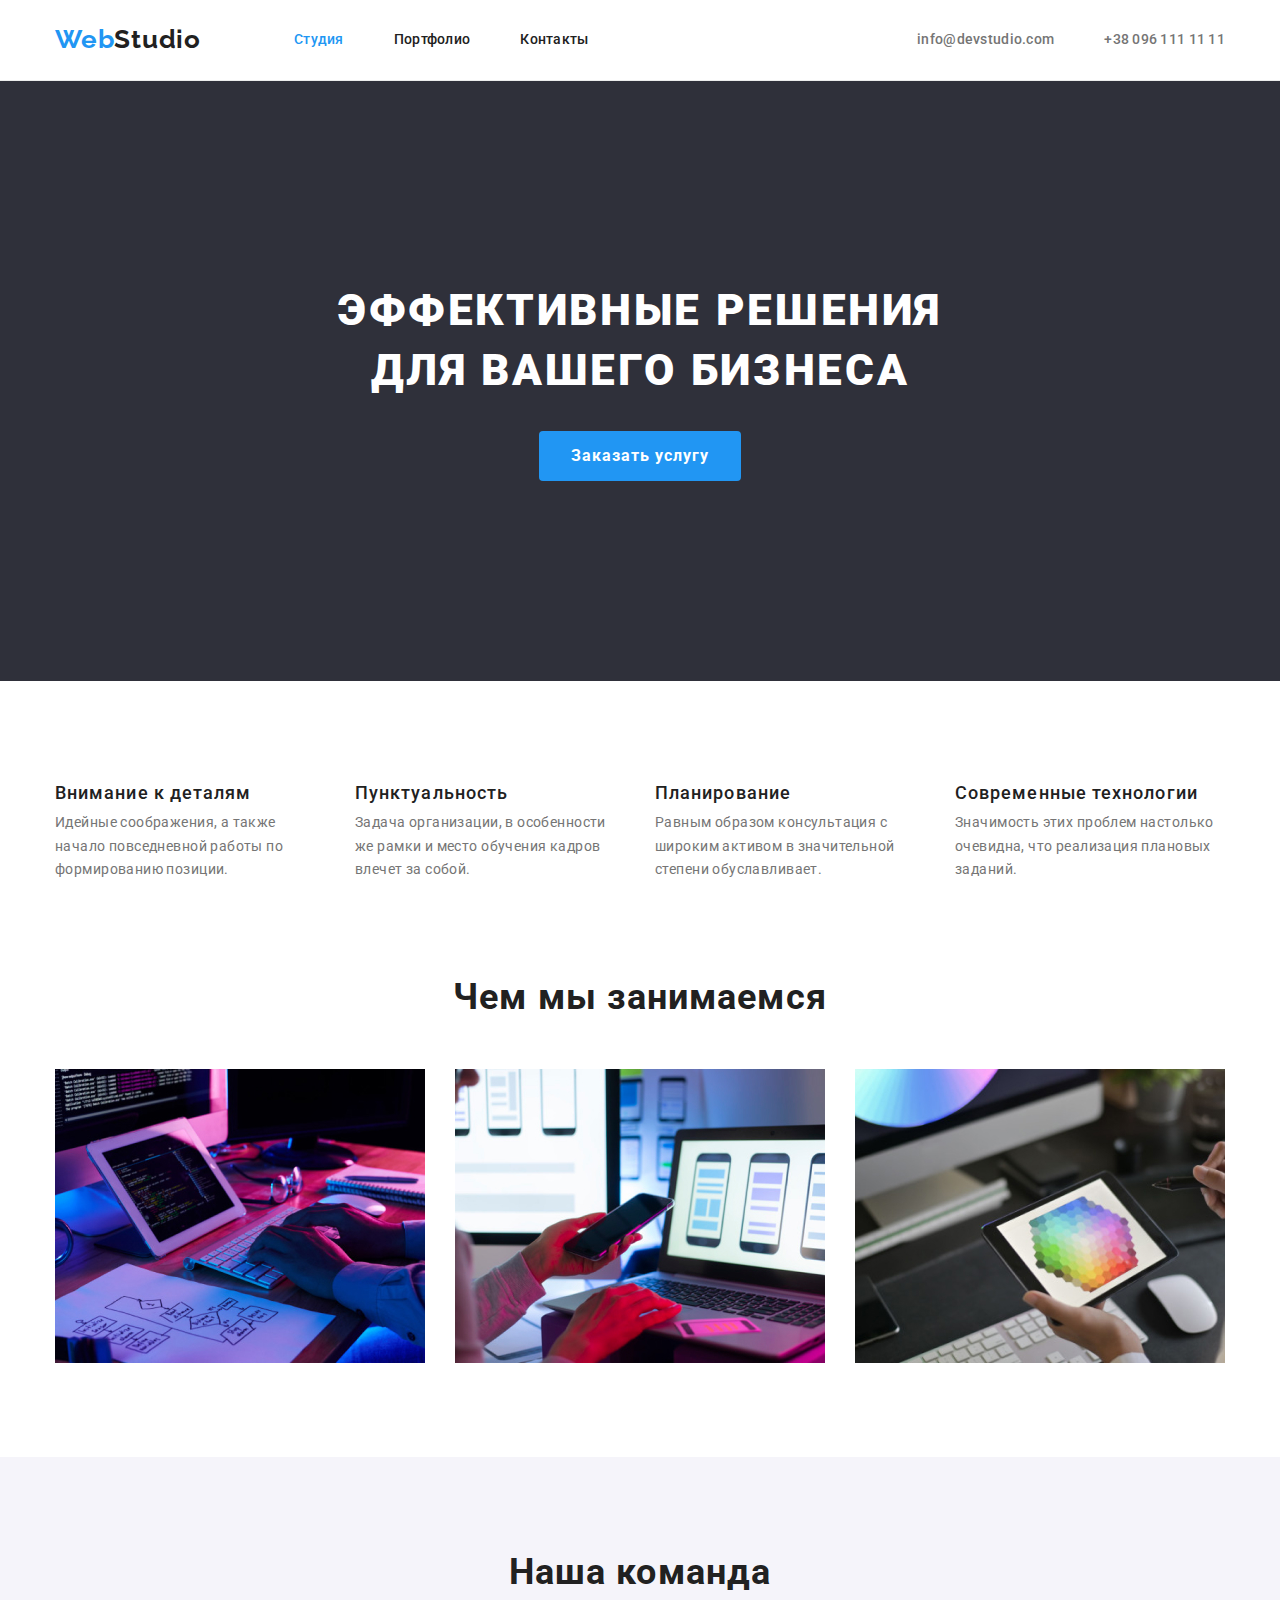
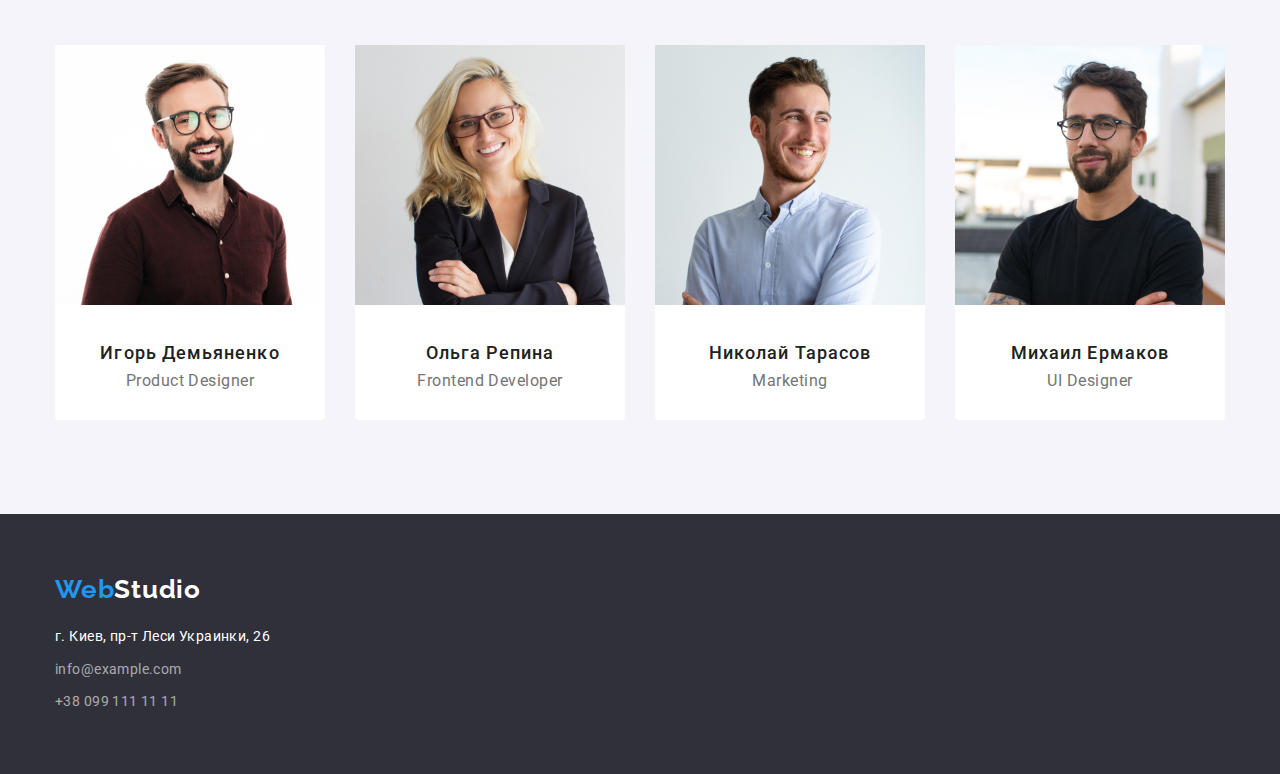
<file: index.html>
<!DOCTYPE html>
<html lang="en">
<head>
    <meta charset="UTF-8">
    <meta name="viewport" content="width=device-width, initial-scale=1.0">
    <title>WebStudio</title>
    <link rel="preconnect" href="https://fonts.gstatic.com">
    <link
         href="https://fonts.googleapis.com/css2?family=Raleway:wght@700&family=Roboto:wght@400;500;700;900&display=swap"
        rel="stylesheet">
        <link rel="stylesheet" href="https://cdnjs.cloudflare.com/ajax/libs/modern-normalize/1.0.0/modern-normalize.min.css">
        <link rel="stylesheet" href="./styles.css/styles.css">
</head>
<body>
<header>
    <div class="container">
        <div class="nav-wrapper">
            <nav class="list">
            <a class="logo" href="./index.html" title="Cсылка на сайт"><span>Web</span>Studio</a>
           
                <ul class="header-nav">
                    <li>
                        <a class="active" href="">Студия</a>
                    </li>
                    <li>
                        <a href="./portfolio.html">Портфолио</a>
                    </li>
                    <li>
                        <a href="">Контакты</a>
                    </li>
                </ul>
            </nav>
        </div>
        <ul class="contact-links">
            <li>
                <a href="mailto:info@devstudio.com">info@devstudio.com</a>
            </li>
            <li>
                <a href="tel:+380961111111">+38 096 111 11 11</a>
            </li>
        </ul>
    </div>
</header>
<main> 
    <section class="hero">
        <div class="container"> 
                <h1>Эффективные решения <br> для вашего бизнеса <br></h1>
                <a class="button" href="#">Заказать услугу</a>
        </div>
    </section>
    <section class="quality">
    <div class="container">
        <ul>
            <li>
                <h3>Внимание к деталям</h3>
                <p>Идейные соображения, а также начало повседневной работы по формированию позиции.</p>
            </li>
            <li>
                <h3>Пунктуальность</h3>
                <p>Задача организации, в особенности же рамки и место обучения кадров влечет за собой.</p>
            </li>
            <li>
                <h3>Планирование</h3>
                <p>Равным образом консультация с широким активом в значительной степени обуславливает.</p>
            </li>
            <li>
                <h3>Современные технологии</h3>
                <p>Значимость этих проблем настолько очевидна, что реализация плановых заданий.</p>
            </li>
        </ul>
    </div>
    </section>
    <section class="what-we-do">
        <div class="container">
            <h2>Чем мы занимаемся</h2>
            <ul>
                <li><img src="./images/what_we_do/algorithm.jpg" title="алгоритм" alt="алгоритм" width="370"></li>
                <li><img src="./images/what_we_do/mobil_project.jpg" title="мобильное приложение" alt="мобильное приложение" width="370"></li>
                <li><img src="./images/what_we_do/palette.jpg" title="палитра цветов" alt="паитра цветов" width="370"></li>
            </ul>
        </div>
    </section>
    <section class="team">
        <div class="container">
            <h2>Наша команда</h2>
            <ul>
                <li>
                        <img src="./images/staff/ihor_demyanenko.jpg" title="ihor demyanenko" alt="foto ihor demyanenko" width="270">
                        <div class="name-wrapper">
                            <h3>Игорь Демьяненко</h3>
                            <p>Product Designer</p>
                        </div>
                </li>
                <li>
                        <img src="./images/staff/olha_repina.jpg" title="olha repina" alt="foto olha repina" width="270">
                        <div class="name-wrapper">
                            <h3>Ольга Репина</h3>
                            <p>Frontend Developer</p>
                        </div>
                </li>
                <li>
                        <img src="./images/staff/nikolay_tarasov.jpg" title="nikolay tarasov" alt="foto nikolay tarasov" width="270">
                        <div class="name-wrapper">
                            <h3>Николай Тарасов</h3>
                            <p>Marketing</p>
                        </div>
                </li>
                <li>
                        <img src="./images/staff/mikhail_ermakov.jpg" title="mikhail ermakov" alt="foto mikhail ermakov" width="270">
                        <div class="name-wrapper">
                            <h3>Михаил Ермаков</h3>
                            <p>UI Designer</p>
                        </div>
                </li>
            </ul>
        </div>
    </section>
</main>
<footer>
    <div class="container">
        <a class="logo" href="/index.html"><span>Web</span>Studio</a>
        <address>
            <span>г. Киев, пр-т Леси Украинки, 26</span>
        </address>  

        <ul>
            <li>
            <a href="mailto:info@example.com">info@example.com</a>
        </li>
        <li>
            <a href="tel:+380991111111">+38 099 111 11 11</a>
        </li>
        </ul>
    
    </div>
</footer>
</body>
</html>
</file>
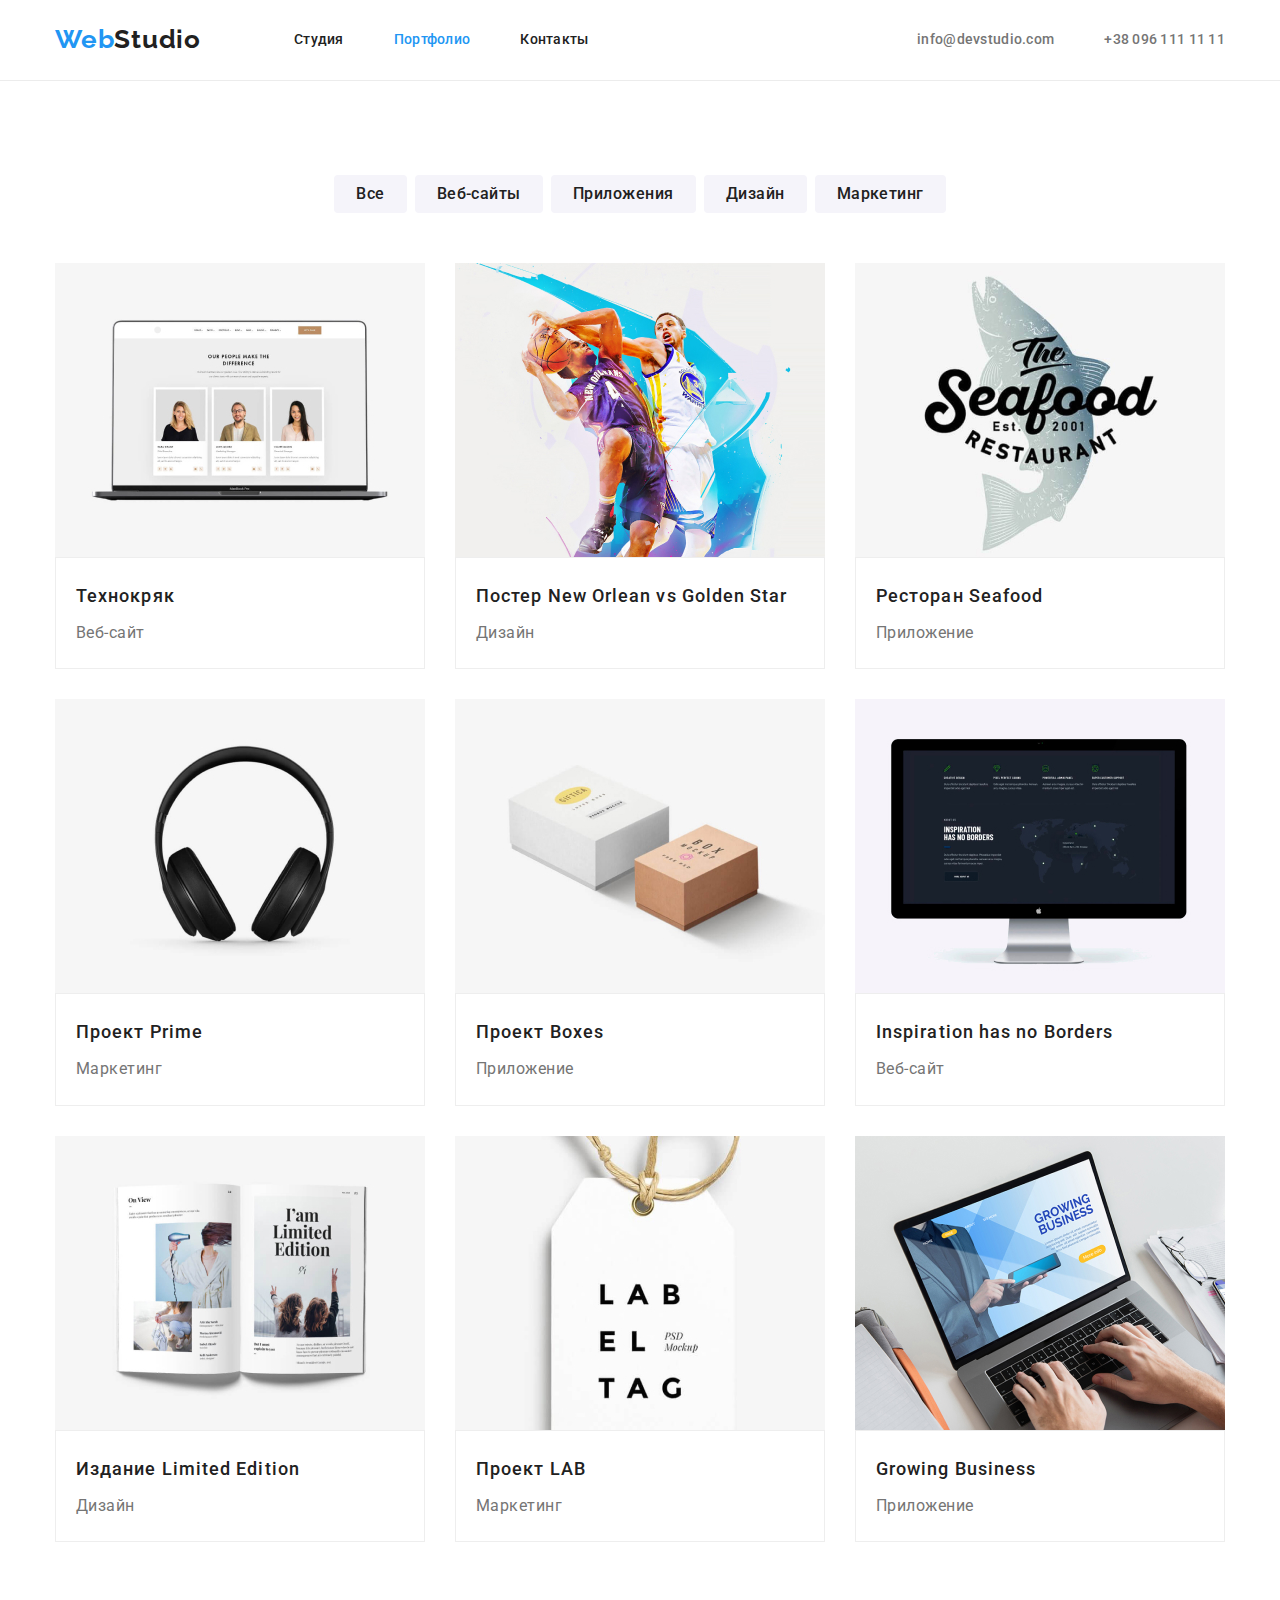
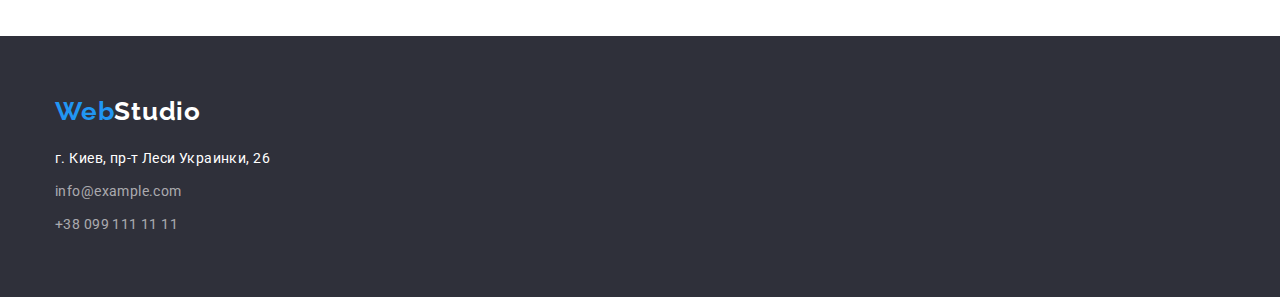
<file: portfolio.html>
<!DOCTYPE html>
<html lang="en">
<head>
    <meta charset="UTF-8">
    <meta name="viewport" content="width=device-width, initial-scale=1.0">
    <title>Portfolio</title>
    <link rel="preconnect" href="https://fonts.gstatic.com">
    <link 
        href="https://fonts.googleapis.com/css2?family=Raleway:wght@700&family=Roboto:wght@400;500;700;900&display=swap"
        rel="stylesheet">
        <link rel="stylesheet" href="https://cdnjs.cloudflare.com/ajax/libs/modern-normalize/1.0.0/modern-normalize.min.css">
    <link rel="stylesheet" href="./styles.css/styles.css">
</head>
<body>
    <header>
        <div class="container">
            <div class="nav-wrapper">
                <nav class="list">
                <a class="logo" href="./index.html" title="Cсылка на сайт"><span>Web</span>Studio</a>
               
                    <ul class="header-nav">
                        <li>
                            <a class="" href="./index.html">Студия</a>
                        </li>
                        <li>
                            <a class="active" href="./portfolio.html">Портфолио</a>
                        </li>
                        <li>
                            <a href="">Контакты</a>
                        </li>
                    </ul>
                </nav>
            </div>
            <ul class="contact-links">
                <li>
                    <a href="mailto:info@devstudio.com">info@devstudio.com</a>
                </li>
                <li>
                    <a href="tel:+380961111111">+38 096 111 11 11</a>
                </li>
            </ul>
        </div>
    </header>
    <main>
        <section class="works">
            <div class="container"> 
                
                <ul class="tab-buttons">
                    <li><button>Все</button></li>
                    <li><button>Веб-сайты</button></li>
                    <li><button>Приложения</button></li>
                    <li><button>Дизайн</button></li>
                    <li><button>Маркетинг</button></li>
                </ul>

                <ul class="our-directions">
                    <li>
                        <a href="#">
                            <img src="./images/table/techno.jpg" title="Технокряк" alt="laptop" width="370">
                            <div class="project-wrapper">
                                <h3>Технокряк</h3>
                                <p>Веб-сайт</p>
                            </div>
                        </a>
                    </li>
                    <li>
                        <a href="#">
                            <img src="./images/table/new_orlean.jpg" title="New Orlean vs Golden Star" alt="New Orlean vs Golden Star basketball" width="370">
                            <div class="project-wrapper">
                                <h3>Постер New Orlean vs Golden Star</h3>
                                <p>Дизайн</p>
                            </div>
                        </a>
                    </li>
                    <li>
                        <a href="#">
                            <img src="./images/table/seefood.jpg" title="Ресторан Seafood" alt="logo Seafood" width="370">
                            <div class="project-wrapper">
                                <h3>Ресторан Seafood</h3>
                                <p>Приложение</p>
                            </div>
                        </a>
                    </li>
                    <li>
                        <a href="#">
                            <img src="./images/table/project.jpg" title="Проект Prime" alt="headphones" width="370">
                            <div class="project-wrapper">
                                <h3>Проект Prime</h3>
                                <p>Маркетинг</p>
                            </div>
                        </a>
                    </li>
                    <li>
                        <a href="#">
                            <img src="./images/table/boxes.jpg" title="two boxes" alt="Проект Boxes" width="370">
                            <div class="project-wrapper">
                                <h3>Проект Boxes</h3>
                                <p>Приложение</p>
                            </div>
                        </a>
                    </li>
                    <li>
                        <a href="#">
                            <img src="./images/table/inspiration.jpg" title="monitor" alt="Inspiration has no Borders" width="370">
                            <div class="project-wrapper">
                                <h3>Inspiration has no Borders</h3>
                                <p>Веб-сайт</p>
                            </div>
                        </a>
                    </li>
                    <li>
                        <a href="#">
                            <img src="./images/table/limited_edition.jpg" title="book" alt="Издание Limited Edition" width="370">
                            <div class="project-wrapper">
                                <h3>Издание Limited Edition</h3>
                                <p>Дизайн</p>
                            </div>
                        </a>
                    </li>
                    <li>
                        <a href="#">
                            <img src="./images/table/label_tag.jpg" title="label tag" alt="Проект LAB" width="370">
                            <div class="project-wrapper">
                                <h3>Проект LAB</h3>
                                <p>Маркетинг</p>
                            </div>
                        </a>
                    </li>
                    <li>
                        <a href="#">
                            <img src="./images/table/growing_business.jpg" title="growing business" alt="Growing Business" width="370">
                            <div class="project-wrapper">
                                <h3>Growing Business</h3>
                                <p>Приложение</p>
                            </div>
                        </a>
                    </li>
                </ul>
            </div>
        </section>
        
    </main>
    <footer>
        <div class="container">
            <a class="logo" href="/index.html"><span>Web</span>Studio</a>
            <address>
                <span>г. Киев, пр-т Леси Украинки, 26</span>
            </address>  
    
            <ul>
                <li>
                <a href="mailto:info@example.com">info@example.com</a>
            </li>
            <li>
                <a href="tel:+380991111111">+38 099 111 11 11</a>
            </li>
            </ul>
        
        </div>
    </footer>
</body>
</html>
</file>
<file: styles.css/styles.css>
/* main background colour #E5E5E5 */
/* footer background colour #2F303A */
/* main <h> colour #212121 */
/* main text colour #757575 */
/* accent color #2196F3 */
:root {
  --accent-background: #2f303a;
  --secondary-background: #f5f4fa;

  --primary-font-family: 'Roboto', sans-serif;

  --accent-color: #2196f3;
  --text-color: #757575;
  --title-color: #212121;
  --secondary-title-color: #ffffff;

  --footer-contaks-color: rgba(255, 255, 255, 0.6);
}

* {
  margin: 0;
  padding: 0;
}

body {
  font-family: var(--primary-font-family);
}

.container {
  margin-left: auto;
  margin-right: auto;
  width: 1200px;
  padding-left: 15px;
  padding-right: 15px;
}

/* base styles */
h1 {
  font-weight: 900;
  font-size: 44px;
  line-height: 1.36;
  letter-spacing: 0.06em;
  text-transform: uppercase;
  color: #ffffff;
  margin-bottom: 30px;
}

h2,
h3,
h4 {
  color: var(--title-color);
}
h2 {
  font-weight: 700;
  font-size: 36px;
  line-height: 1.2;
  text-align: center;
  letter-spacing: 0.03em;
}

h3 {
  font-weight: 500;
  font-size: 18px;
  line-height: 2;
  letter-spacing: 0.06em;
}

h4 {
  font-weight: 500;
  font-size: 16px;
  line-height: 1.2;
  letter-spacing: 0.03em;
}


p {
  color: var(--text-color);
  font-weight: 400;
  font-size: 14px;
  line-height: 1.7;
  letter-spacing: 0.03em;
}

a {
  text-decoration: none;
}
ul {
  list-style: none;
}
img {
  display: block;
}
/* button */

button {
  background-color: #f5f4fa;
  color: var(--title-color);

  font-weight: 500;
  font-size: 16px;
  line-height: 1.6;
  letter-spacing: 0.03em;

  border-radius: 4px 4px 4px 4px;
  border: 0px;
  padding: 6px 22px 6px 22px;
}
button:hover,
button:focus,
button.active {
  background-color: var(--accent-color);
  color: var(--secondary-title-color);
}

.button {
  font-weight: 700;
  font-size: 16px;
  line-height: 1.87;
  letter-spacing: 0.06em;

  color: var(--secondary-title-color);
  background-color: var(--accent-color);

  border-radius: 4px;
  padding: 10px 32px;
  display: inline-block;
  min-width: 200px;
}

/* header */

header {
  background-color: #ffffff;
  border-bottom: 1px solid #ececec;
  /* padding: 26px 0px 24px; */
}

header .container {
  display: flex;
  justify-content: space-between;
}
header a {
  display: inline-block;
  padding: 32px 0px;
}

.nav-wrapper {
  display: flex;
  align-items: center;
}

.logo {
  color: #212121;
  font-weight: 700;
  font-family: 'Raleway', sans-serif;
  font-size: 26px;
  line-height: 1.2;
  letter-spacing: 0.03em;
}
header .logo {
  padding: 24px 0px 25px;
}
.logo span {
  color: var(--accent-color);
  font-weight: 700;
}
.list{
   display: flex;
 }
nav a {
  color: #212121;
  font-weight: 500;
  font-size: 14px;
  line-height: 1.14;
  letter-spacing: 0.02em;
}

.header-nav {
  display: flex;
  margin-left: 93px;
}

.header-nav li:not(:last-child) {
  margin-right: 50px;
}

.contact-links li:not(:last-child) {
  margin-right: 50px;
}

.contact-links a {
  color: #757575;
  font-weight: 500;
  font-size: 14px;
  line-height: 1.14;
  letter-spacing: 0.02em;
}
nav a:hover,
nav a:focus,
nav a.active,
.contact-links a:hover,
.contact-links a:focus {
  color: var(--accent-color);
}

.contact-links {
  display: flex;
}

/* hero styles */

.hero {
  background-color: var(--accent-background);
  text-align: center;
  padding-top: 200px;
  padding-bottom: 200px;
}
.hero .container {
  flex-direction: column;
}

/* quality */
.quality {
  padding-top: 94px;
  padding-bottom: 47px;
}

.quality ul {
  display: flex;
}
.quality li {
  width: 270px;
}
.quality li:not(:last-child) {
  margin-right: 30px;
}

/* what-we-do */
.what-we-do {
  padding-bottom: 94px;
  padding-top: 47px;
}

.what-we-do .container {
  flex-direction: column;
}
.what-we-do h2 {
  margin-bottom: 50px;
}
.what-we-do ul {
  display: flex;
}
.what-we-do li:not(:nth-child(3n + 3)) {
  margin-right: 30px;
}

/* team */
.team {
  text-align: center;
  background-color: var(--secondary-background);

  padding-top: 94px;
  padding-bottom: 94px;
}
.team h2 {
  margin-bottom: 50px;
}

.team h4 {
  margin-bottom: 10px;
}

.team p {
  font-size: 16px;
  line-height: 1.2;
}

.team ul {
  display: flex;
}

.team .container {
  flex-direction: column;
}
.team li {
  background-color: var(--secondary-title-color);
  border-radius: 0px 0px 4px 4px;
  width: 270px;
}

.team li:not(:nth-last-child(4n + 4)) {
  margin-left: 30px;
}

/* works */

.works {
  padding-top: 94px;
  padding-bottom: 94px;
}

.works .container {
  flex-direction: column;
}

.tab-buttons {
  display: flex;
  justify-content: center;
  margin-bottom: 50px;
}

.tab-buttons li:not(:last-child) {
  margin-right: 8px;
}

.works p {
  font-size: 16px;
  line-height: 1.9;
}

.works a {
  color: var(--title-color);
}

/* our-directions */

.our-directions {
  display: flex;
  flex-wrap: wrap;
}
.project-wrapper {
  padding: 20px;
  background: #ffffff;
  border: 1px solid #eeeeee;
}

.our-directions li {
  margin-right: 30px;
  margin-bottom: 30px;
  width: 370px;
}

.name-wrapper {
  padding: 30px;
}

.our-directions li:nth-child(3n + 3) {
  margin-right: 0px;
}
.our-directions li:nth-last-child(-n + 3) {
  margin-bottom: 0px;
}

.our-directions a {
  display: flex;
  flex-direction: column;
}

.our-directions h3 {
  margin-bottom: 4px;
}

/* footer */

footer {
  background-color: var(--accent-background);
  font-family: var(--primary-font-family);

  padding: 60px 0px 60px 0px;
}

footer .container {
  flex-direction: column;
  align-items: flex-start;
}
footer address {
  font-style: normal;
  display: flex;
  flex-direction: column;
  align-items: flex-start;
}


footer .container li {
  margin-top: 9px;
}

footer .logo {
  display: block;
  color: var(--secondary-title-color);
  font-weight: 700;
  font-size: 26px;
  line-height: 1.2;
  letter-spacing: 0.03em;
  margin-bottom: 20px;
  margin-top: 0px;
}

footer .logo span {
  font-weight: 700;
  font-size: 26px;
  line-height: 1.2;
}

footer span {
  font-weight: 400;
  font-size: 14px;
  line-height: 1.7;
  letter-spacing: 0.03em;
  color: var(--secondary-title-color);
}
footer a {
  font-weight: 400;
  font-size: 14px;
  line-height: 1.7;
  letter-spacing: 0.03em;
  color: var(--footer-contaks-color);

  margin-top: 9px;
}
</file>
